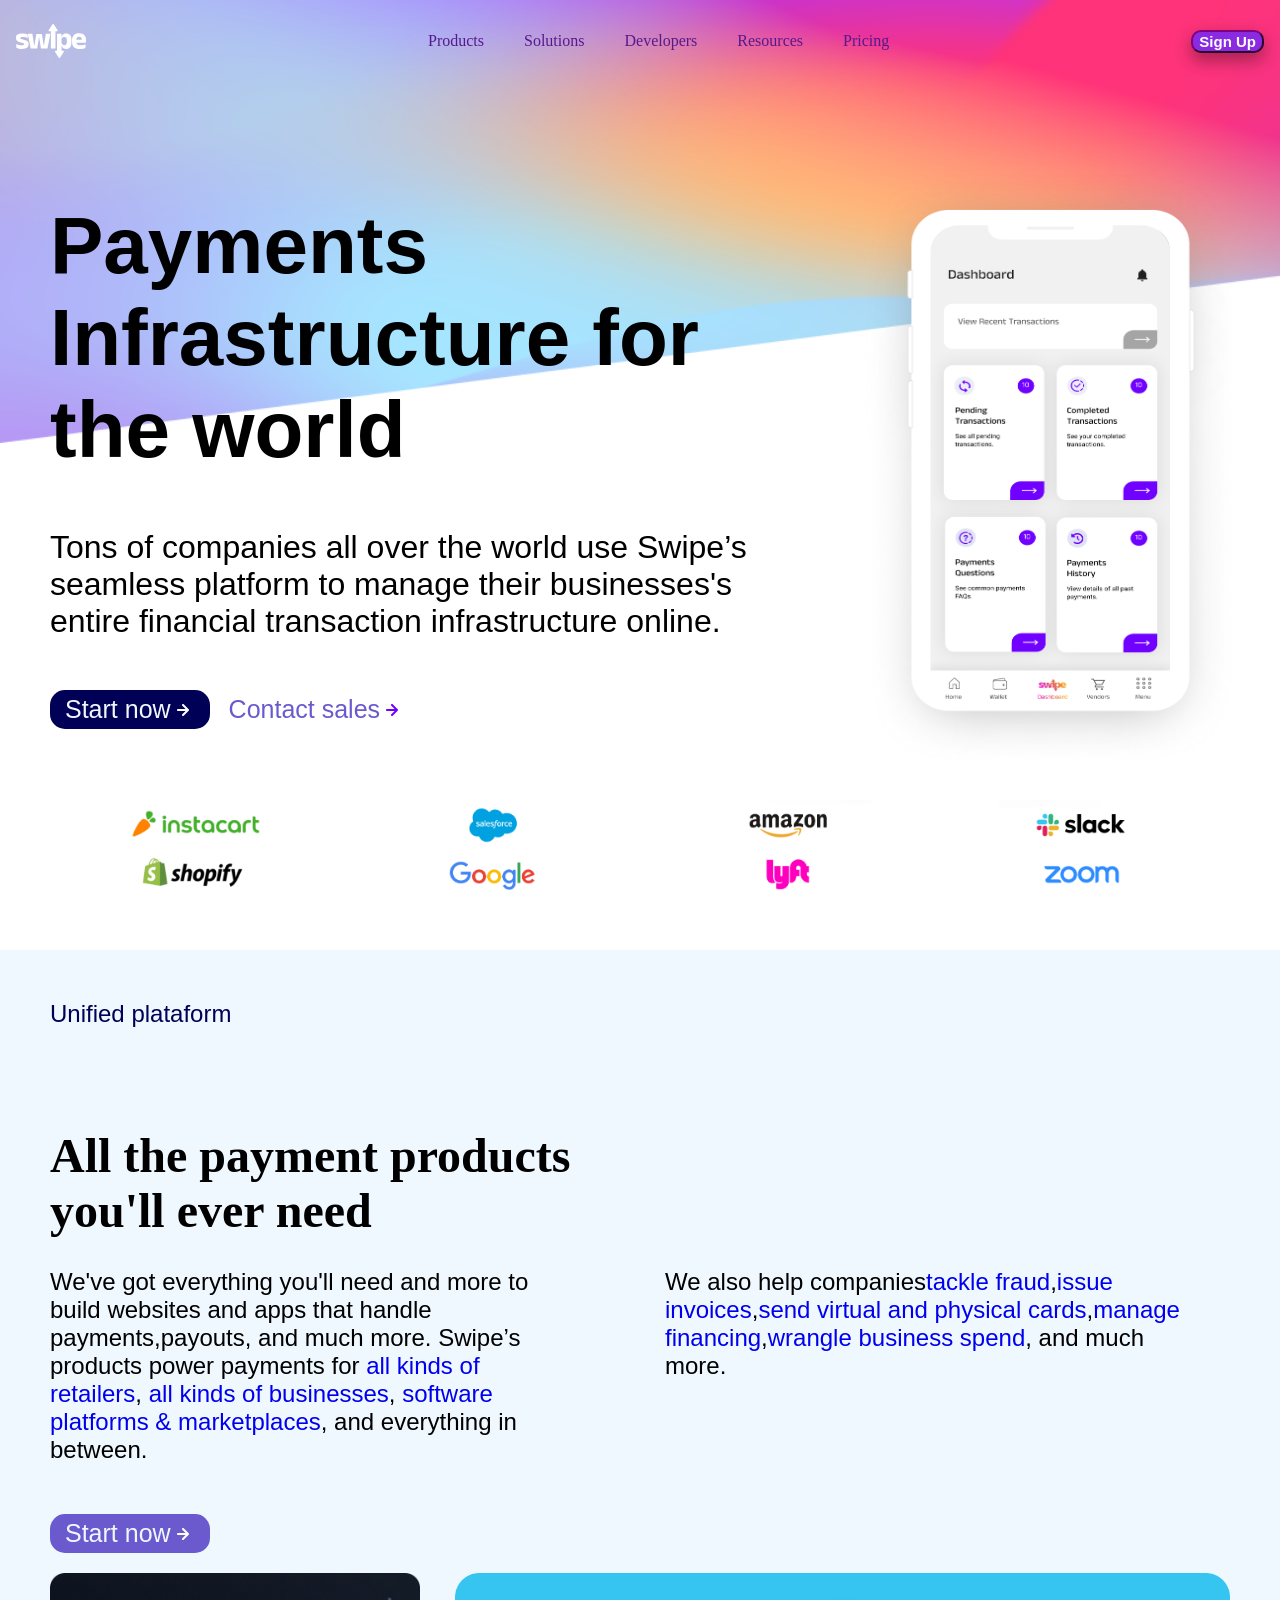
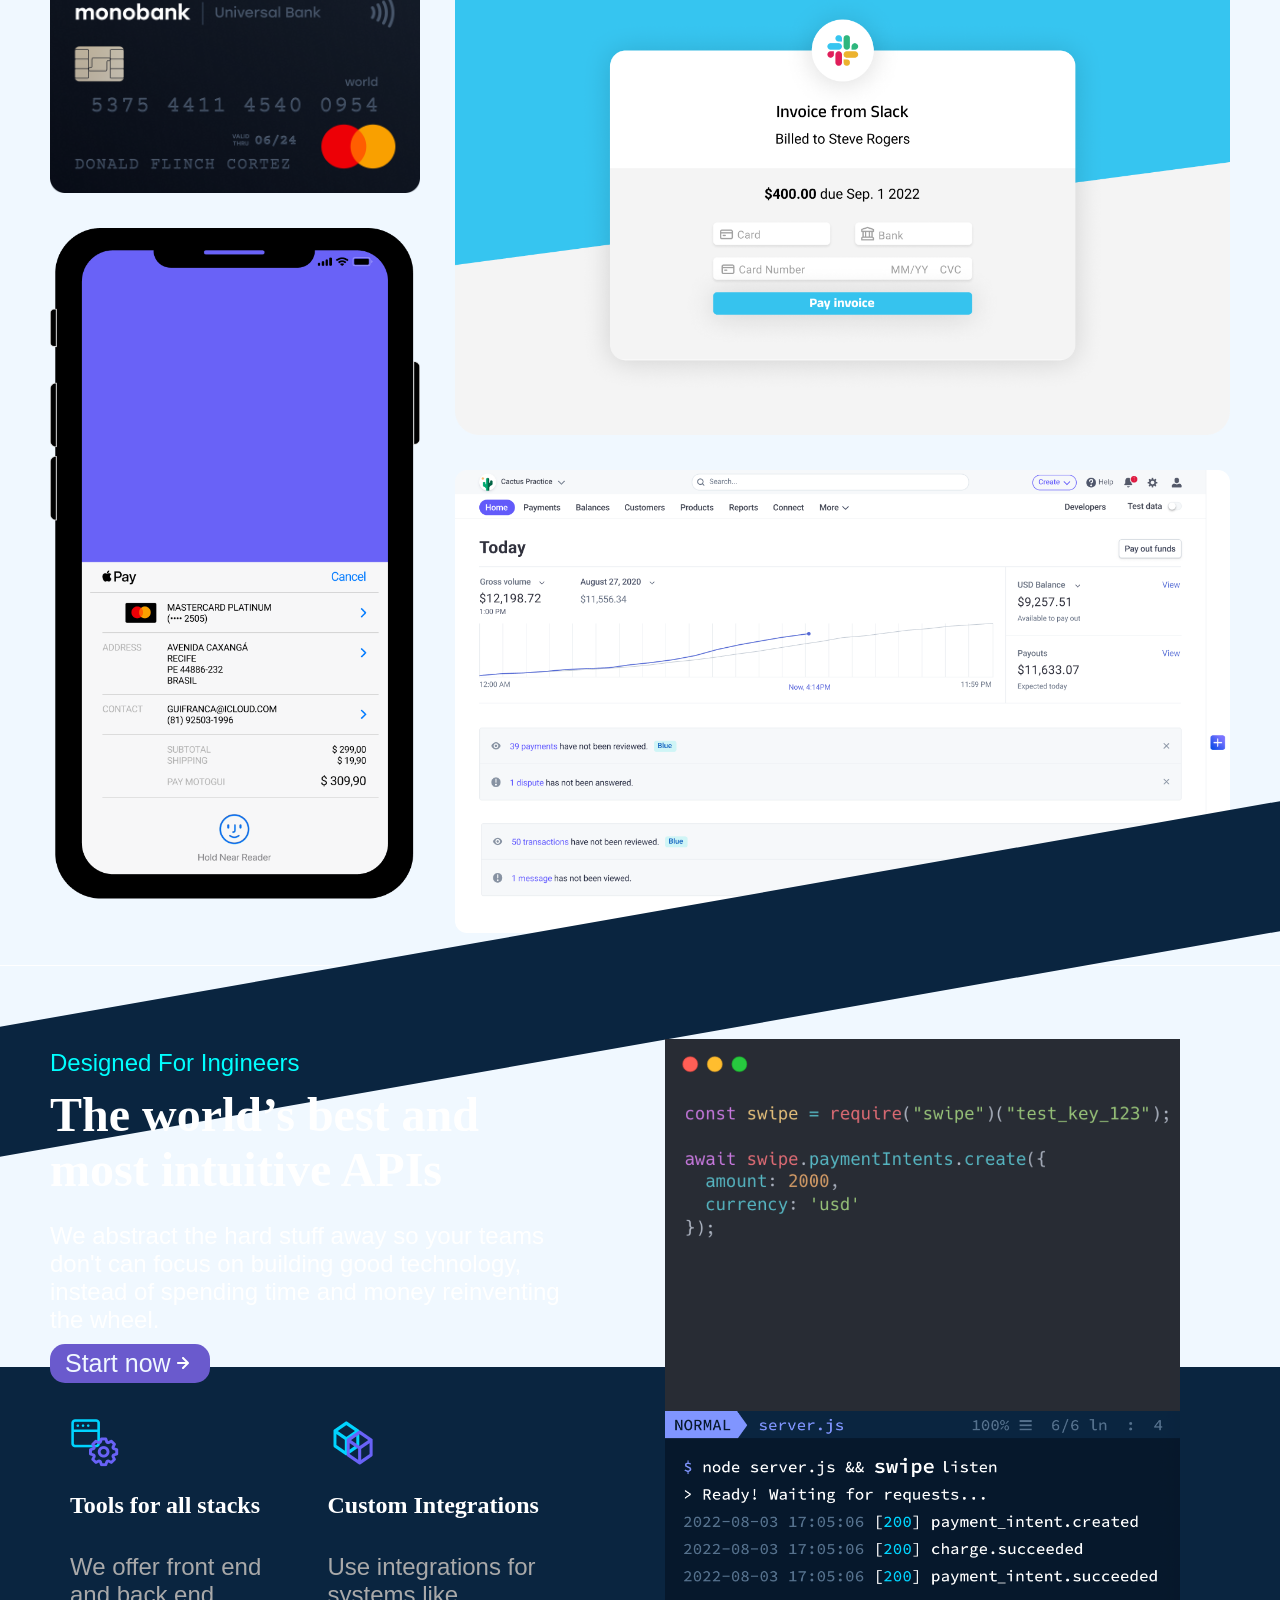
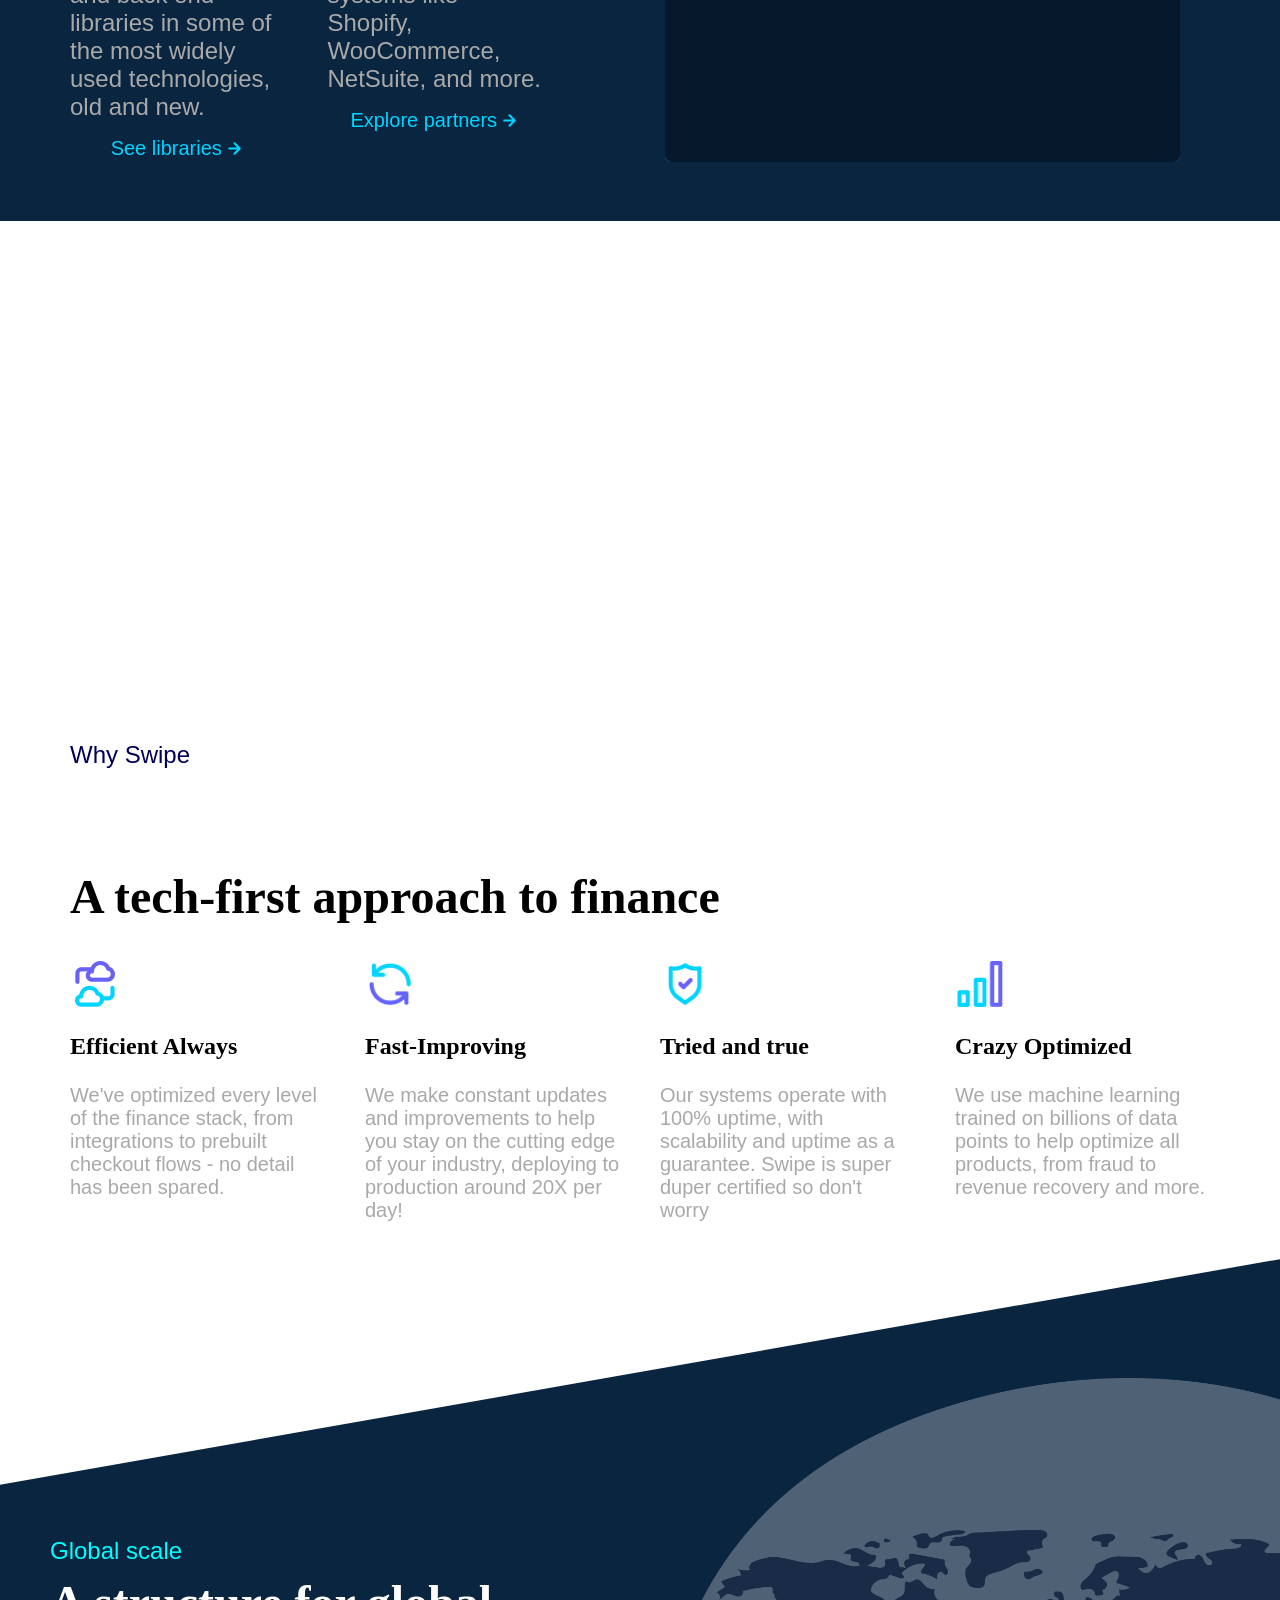
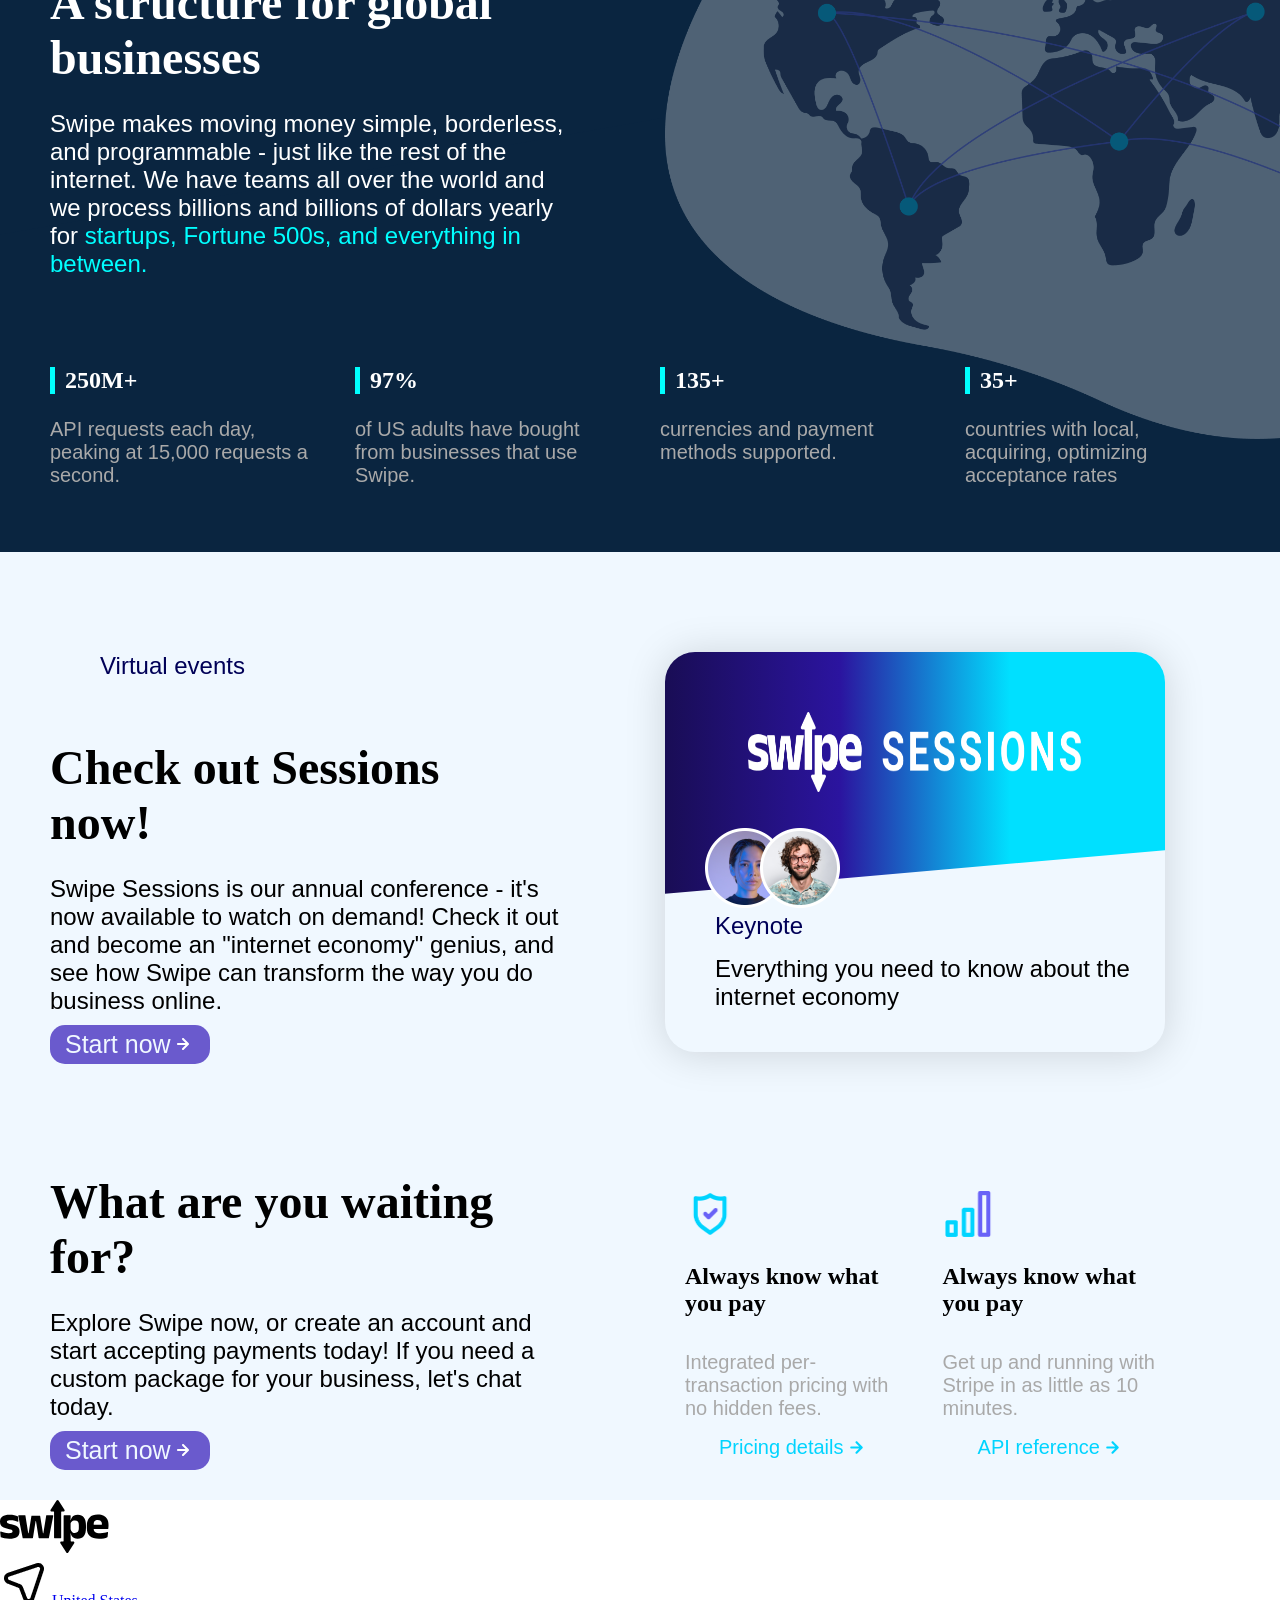
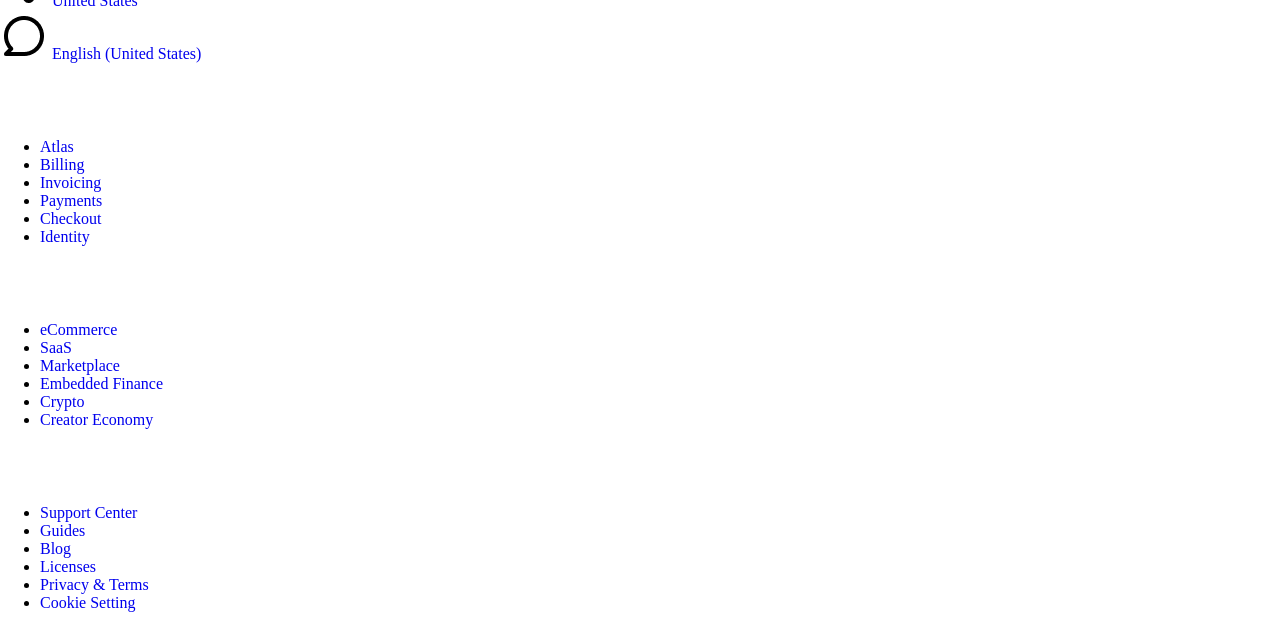
<file: index.html>
<!DOCTYPE html>
<html lang="en">
<head>
    <meta charset="UTF-8">
    <meta name="viewport" content="width=device-width, initial-scale=1.0">
    <title>Document</title>
    <link rel="stylesheet" href="styles.css">
</head>
<body>
    <nav class="barrinit">
        <img src="./assets/logo-white.svg" alt="Swipe,logo">
        <ul class="menu">
            <li>
                <a href=""> Products</a>
            </li>
            <li>
                <a href=""> Solutions</a>
            </li>
            <li>
                <a href=""> Developers</a>
            </li>
            <li>
                <a href=""> Resources</a>
            </li>
            <li>
                <a href=""> Pricing</a>
            </li>
        </ul>
        <button class="button-signup">Sign Up</button>
        <div class="hamburger_button">
            <button class="hamburger">
                &#9776;
            </button>
        </div>
    </nav>

    <main>
        <div class="payments">
            <div class="column-left">
                <h1>Payments Infrastructure for the world</h1>
                <p>Tons of companies all over the world use Swipe’s seamless platform to manage their businesses's entire financial transaction infrastructure online.</p>
                <div class="container-but">
                    <button class="buttonstar"> Start now 
                        <img class="icon-a" src="./assets/arrow-right-light.svg" alt="arrow-white">
                    </button>
                    <button class="buttoncontact"> Contact sales
                        <img class="icon-b" src="./assets/arrow-right-purple.svg" alt="">
                    </button>
                </div>
            </div>
            <div class="column-rigth">
                <img class="phone" src="./assets/hero-phone.png" alt="">
            </div>
           
        </div>
        <div class="partners">
            <img src="./assets/instacart.png" alt="">
            <img src="./assets/salesforce.png" alt="">
            <img src="./assets/amazon.png" alt="">
            <img src="./assets/slack.png" alt="">
            <img src="./assets/shopify.png" alt="">
            <img src="./assets/google.png" alt="">
            <img src="./assets/lyft.png" alt="">
            <img src="./assets/zoom.png" alt="">
        </div>
        <div class="payments_products">
            <div class="text_container">
                <p class="subtitle1">Unified plataform</p>
                <h2> All the payment products you'll ever need</h2>
                <div class="colums">
                    <div class="col-left">
                        <p>
                            We've got everything you'll need and more to build websites and apps that handle payments,payouts, and much more. Swipe’s products power payments for <a href="#"> all kinds of retailers</a>, <a href="#"> all kinds of businesses</a>, <a href="#"> software platforms & marketplaces</a>, and everything in between.
                        </p>
                    </div>
                    <div class="col-rigth">
                        <p>
                            We also help companies<a href="#">tackle fraud</a>,<a href="#">issue invoices</a>,<a href="#">send virtual and physical cards</a>,<a href="#">manage financing</a>,<a href="#">wrangle business spend</a>, and much more.
                        </p>
                    </div>
                </div>
                <div class="buttonnow">
                    <button class="buttonstar"> Start now 
                    <img class="icon-a" src="./assets/arrow-right-light.svg" alt="arrow-white">
                    </button>
                </div>
                
            </div>
            <div class="img_container">
                <div class="grid_img">
                    <img id="credit-card" src="./assets/credit-card.png" alt="">
                    <img id="slack" src="./assets/slack-invoice.png" alt="">
                    <img id="iphone" src="./assets/phone.png" alt="">
                    <img id="dash" src="./assets/dash.png" alt="">
                </div>
            </div>
        </div>
        <div class="apis">
            <div class="colums">
                <div class="col-left">
                    <p class="subtitle2">Designed For Ingineers</p>
                    <h2>The world’s best and most intuitive APIs</h2>
                    <p class="col-tex">We abstract the hard stuff away so your teams don't can focus on building good technology, instead of spending time and money reinventing the wheel.</p>
                    <div class="buttonnow">
                        <button class="buttonstar"> Start now 
                        <img class="icon-a" src="./assets/arrow-right-light.svg" alt="arrow-white">
                        </button>
                    </div>
                    <div class="container_options">
                        <div class="options">
                            <img src="/assets/tools-icon.png" alt="">
                            <h3>Tools for all stacks</h3>
                            <p class="option_text">We offer front end and back end libraries in some of the most widely used technologies, old and new.</p>
                            <button class="option_button">See libraries
                                <img src="assets/arrow-right-blue.svg" alt="">
                            </button>
                        </div>
                        <div class="options">
                            <img src="/assets/cube-icon.png" alt="">
                            <h3>Custom Integrations</h3>
                            <p class="option_text">Use integrations for systems like Shopify, WooCommerce, NetSuite, and more.</p>
                            <button class="option_button">Explore partners
                                <img src="assets/arrow-right-blue.svg" alt="">
                            </button>
                        </div>
                    </div>
                </div>
                <div class="col-rigth">
                    <img src="assets/api-code.png" alt="">
                    <img src="assets/terminal-code.png" alt="">
                </div>
            </div>
        </div>
        <div class="why-swipe">
            <div class="text_container">
                <p class="subtitle1">Why Swipe</p>
                <h2>A tech-first approach to finance</h2>
                <div class="container_options">
                    <div class="options">
                        <img src="assets/cloud-icon.png" alt="">
                        <h3 class="title-text">Efficient Always</h3>
                        <p class="option_text">We've optimized every level of the finance stack, from integrations to prebuilt checkout flows - no detail has been spared.</p>
                    </div>
                    <div class="options">
                        <img src="assets/cycle-icon.png" alt="">
                        <h3 class="title-text">Fast-Improving</h3>
                        <p class="option_text">We make constant updates and improvements to help you stay on the cutting edge of your industry, deploying to production around 20X per day!</p>
                    </div>
                    <div class="options">
                        <img src="assets/shield-icon.png" alt="">
                        <h3 class="title-text">Tried and true</h3>
                        <p class="option_text">Our systems operate with 100% uptime, with scalability and uptime as a guarantee. Swipe is super duper certified so don't worry</p>
                    </div>
                    <div class="options">
                        <img src="assets/bars-icon.png" alt="">
                        <h3 class="title-text">Crazy Optimized</h3>
                        <p class="option_text">We use machine learning trained on billions of data points to help optimize all products, from fraud to revenue recovery and more.</p>
                    </div>
                </div>
            </div>
        </div>
        <div class="global-scale">
            <div class="colums">
                <div class="col-left">
                    <p class="subtitle2">Global scale</p>
                    <h2>A structure for global businesses</h2>
                    <p class="col-tex">Swipe makes moving money simple, borderless, and programmable - just like the rest of the internet. We have teams all over the world and we process billions and billions of dollars yearly for <a class="link-blue" href="3">startups, Fortune 500s, and everything in between.</a></p>
                </div>
                <div class="col-rigth">
                    <img id="global-cnx" src="assets/global-graphic.png" alt="">
                </div>
            </div>
            <div class="container_options">
                <div class="options">
                    <h3>250M+</h3>
                    <p class="option_text">API requests each day, peaking at 15,000 requests a second.</p>
                </div>
                <div class="options">
                    <h3>97%</h3>
                    <p class="option_text">of US adults have bought from businesses that use Swipe.</p>
                </div>
                <div class="options">
                    <h3>135+</h3>
                    <p class="option_text">currencies and payment methods supported.</p>
                </div>
                <div class="options">
                    <h3>35+</h3>
                    <p class="option_text">countries with local, acquiring, optimizing acceptance rates</p>
                </div>
            </div>
        </div>
        <div class="virtual-events">
            <div class="colums">
                <div class="col-left">
                    <p class="subtitle1">Virtual events</p>
                    <h2>Check out Sessions now!</h2>
                    <p>Swipe Sessions is our annual conference - it's now available to watch on demand! Check it out and become an "internet economy" genius, and see how Swipe can transform the way you do business online.</p>
                    <div class="buttonnow">
                        <button class="buttonstar"> Start now 
                        <img class="icon-a" src="./assets/arrow-right-light.svg" alt="arrow-white">
                        </button>
                    </div>
                </div>
                <div class="col-rigth">
                    <div class="card-inf">
                        <div class="card-top">
                            <img id="sesion-swipe" src="assets/swipe-sessions.png" alt="">
                            <div class="users-card">
                                <img src="assets/avatar1.png" alt="">
                                <img src="assets/avatar2.png" alt="">
                            </div>
                        </div>
                        <div class="card-bottom">
                            <p class="subtitle1">Keynote</p>
                            <p class="option_text">Everything you need to know about the internet economy</p>
                        </div>
                    </div>

                </div>
            </div>
            <div class="virtual-init">
                <div class="colums">
                    <div class="col-left">
                        <h2>What are you waiting for?</h2>
                        <p>Explore Swipe now, or create an account and start accepting payments today! If you need a custom package for your business, let's chat today.</p>
                        <div class="buttonnow">
                            <button class="buttonstar"> Start now 
                            <img class="icon-a" src="./assets/arrow-right-light.svg" alt="arrow-white">
                            </button>
                        </div>
                    </div>
                    <div class="col-rigth">
                        <div class="options">
                            <img src="assets/shield-icon.png" alt="">
                            <h3 class="title-text">Always know what you pay</h3>
                            <p class="option_text">Integrated per-transaction pricing with no hidden fees.</p>
                            <button class="option_button">Pricing details
                                <img src="assets/arrow-right-blue.svg" alt="">
                            </button>
                        </div>
                        <div class="options">
                            <img src="assets/bars-icon.png" alt="">
                            <h3 class="title-text">Always know what you pay</h3>
                            <p class="option_text">Get up and running with Stripe in as little as 10 minutes.</p>
                            <button class="option_button">API reference
                                <img src="assets/arrow-right-blue.svg" alt="">
                            </button>
                        </div>
                    </div>
                </div>
            </div>
        </div>
        <footer class="footer">
            <div class="foot-column">
                <img src="assets/logo-dark.svg" alt="">
                <div class="icon-footer">
                    <img src="assets/location-icon.png" alt="">
                    <a href="#">United States</a>
                </div>
                <div class="icon-footer">
                    <img src="assets/comment-icon.png" alt="">
                    <a href="#">English (United States)</a>
                </div>
            </div>
            <div class="foot-column">
                <h3>Products</h3>
                <ul>
                    <li>
                        <a href="#">Atlas</a>
                    </li>
                    <li>
                        <a href="#">Billing</a>
                    </li>
                    <li>
                        <a href="#">Invoicing</a>
                    </li>
                    <li>
                        <a href="#">Payments</a>
                    </li>
                    <li>
                        <a href="#">Checkout</a>
                    </li>
                    <li>
                        <a href="#">Identity</a>
                    </li>
                </ul>
            </div>
            <div class="foot-column">
                <h3>Use Cases</h3>
                <ul>
                    <li>
                        <a href="#">eCommerce</a>
                    </li>
                    <li>
                        <a href="#">SaaS</a>
                    </li>
                    <li>
                        <a href="#">Marketplace</a>
                    </li>
                    <li>
                        <a href="#">Embedded Finance</a>
                    </li>
                    <li>
                        <a href="#">Crypto</a>
                    </li>
                    <li>
                        <a href="#">Creator Economy</a>
                    </li>
                </ul>
            </div>
            
            <div class="foot-column">
                <h3>Resources</h3>
                <ul>
                    <li>
                        <a href="#">Support Center</a>
                    </li>
                    <li>
                        <a href="#">Guides</a>
                    </li>
                    <li>
                        <a href="#">Blog</a>
                    </li>
                    <li>
                        <a href="#">Licenses</a>
                    </li>
                    <li>
                        <a href="#">Privacy & Terms</a>
                    </li>
                    <li>
                        <a href="#">Cookie Setting</a>
                    </li>
                </ul>
            </div> 

        </footer>
    </main>
    </body>
</html>
</file>
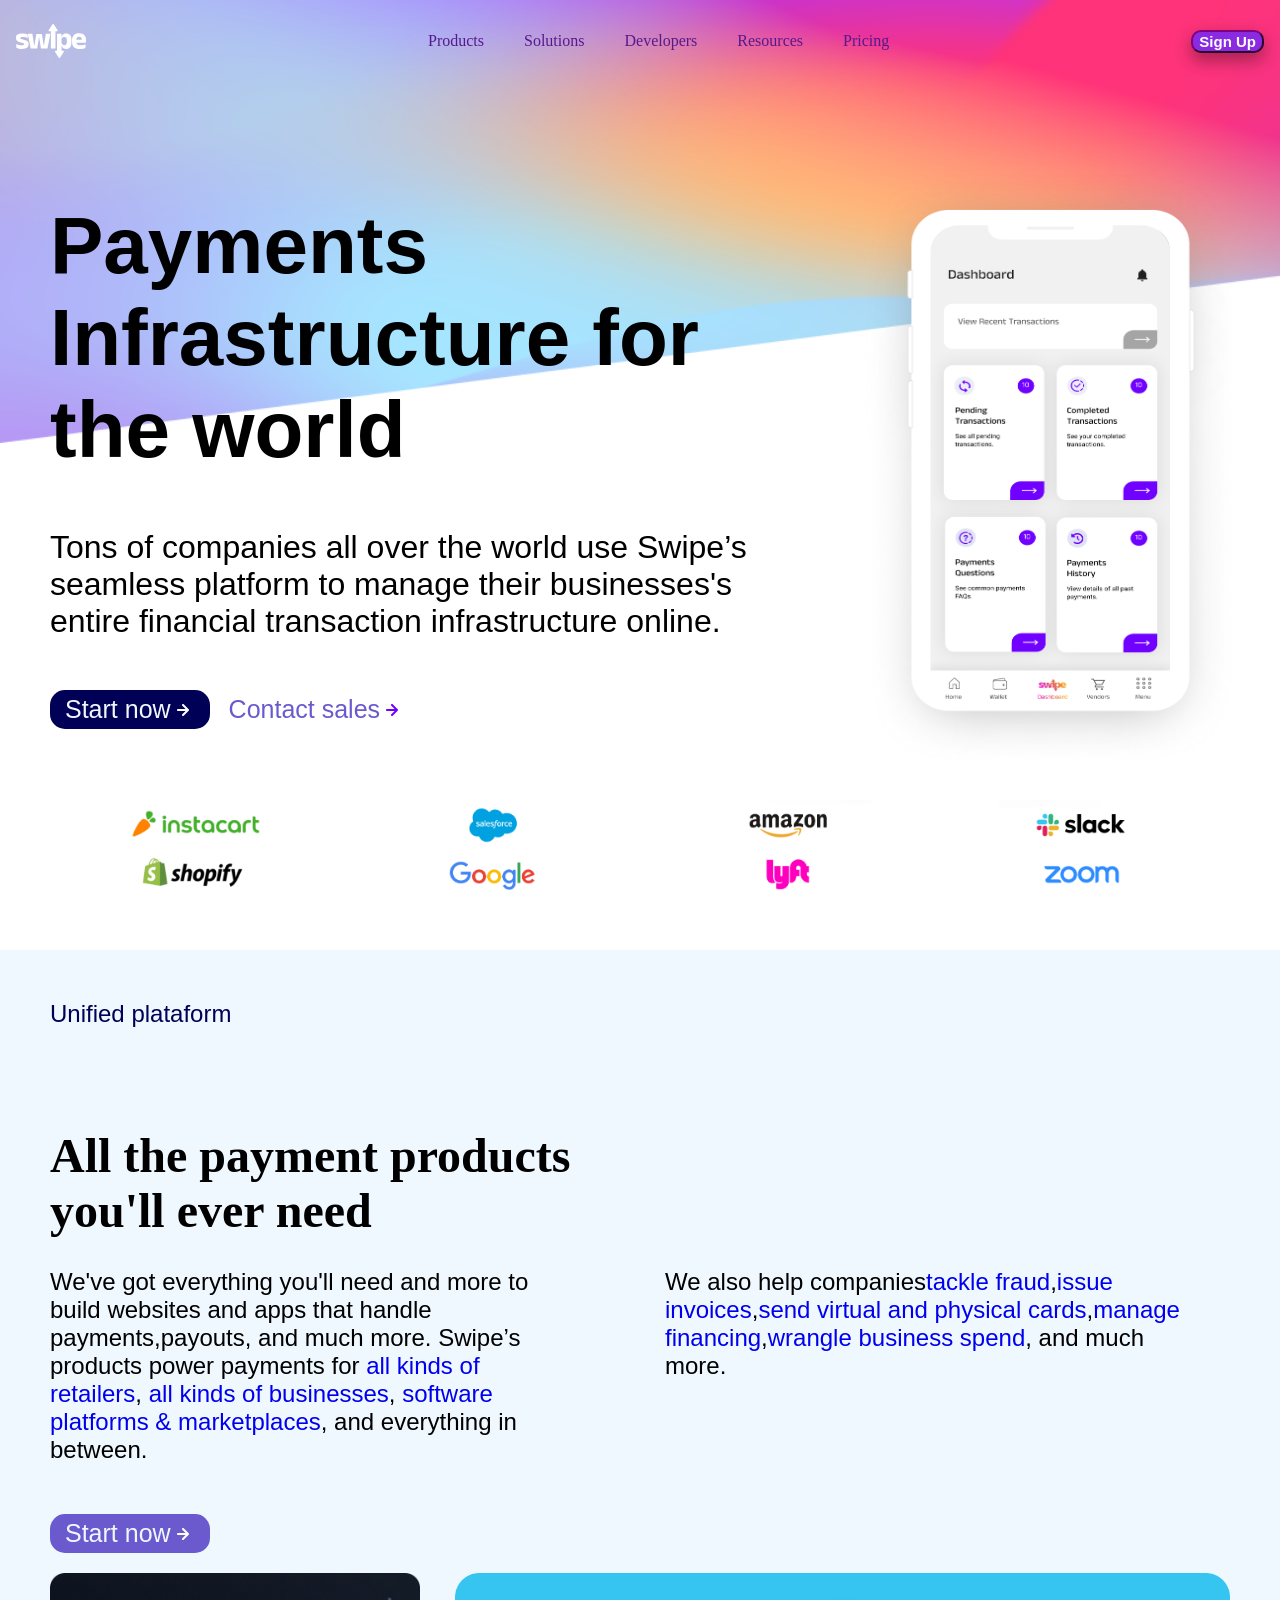
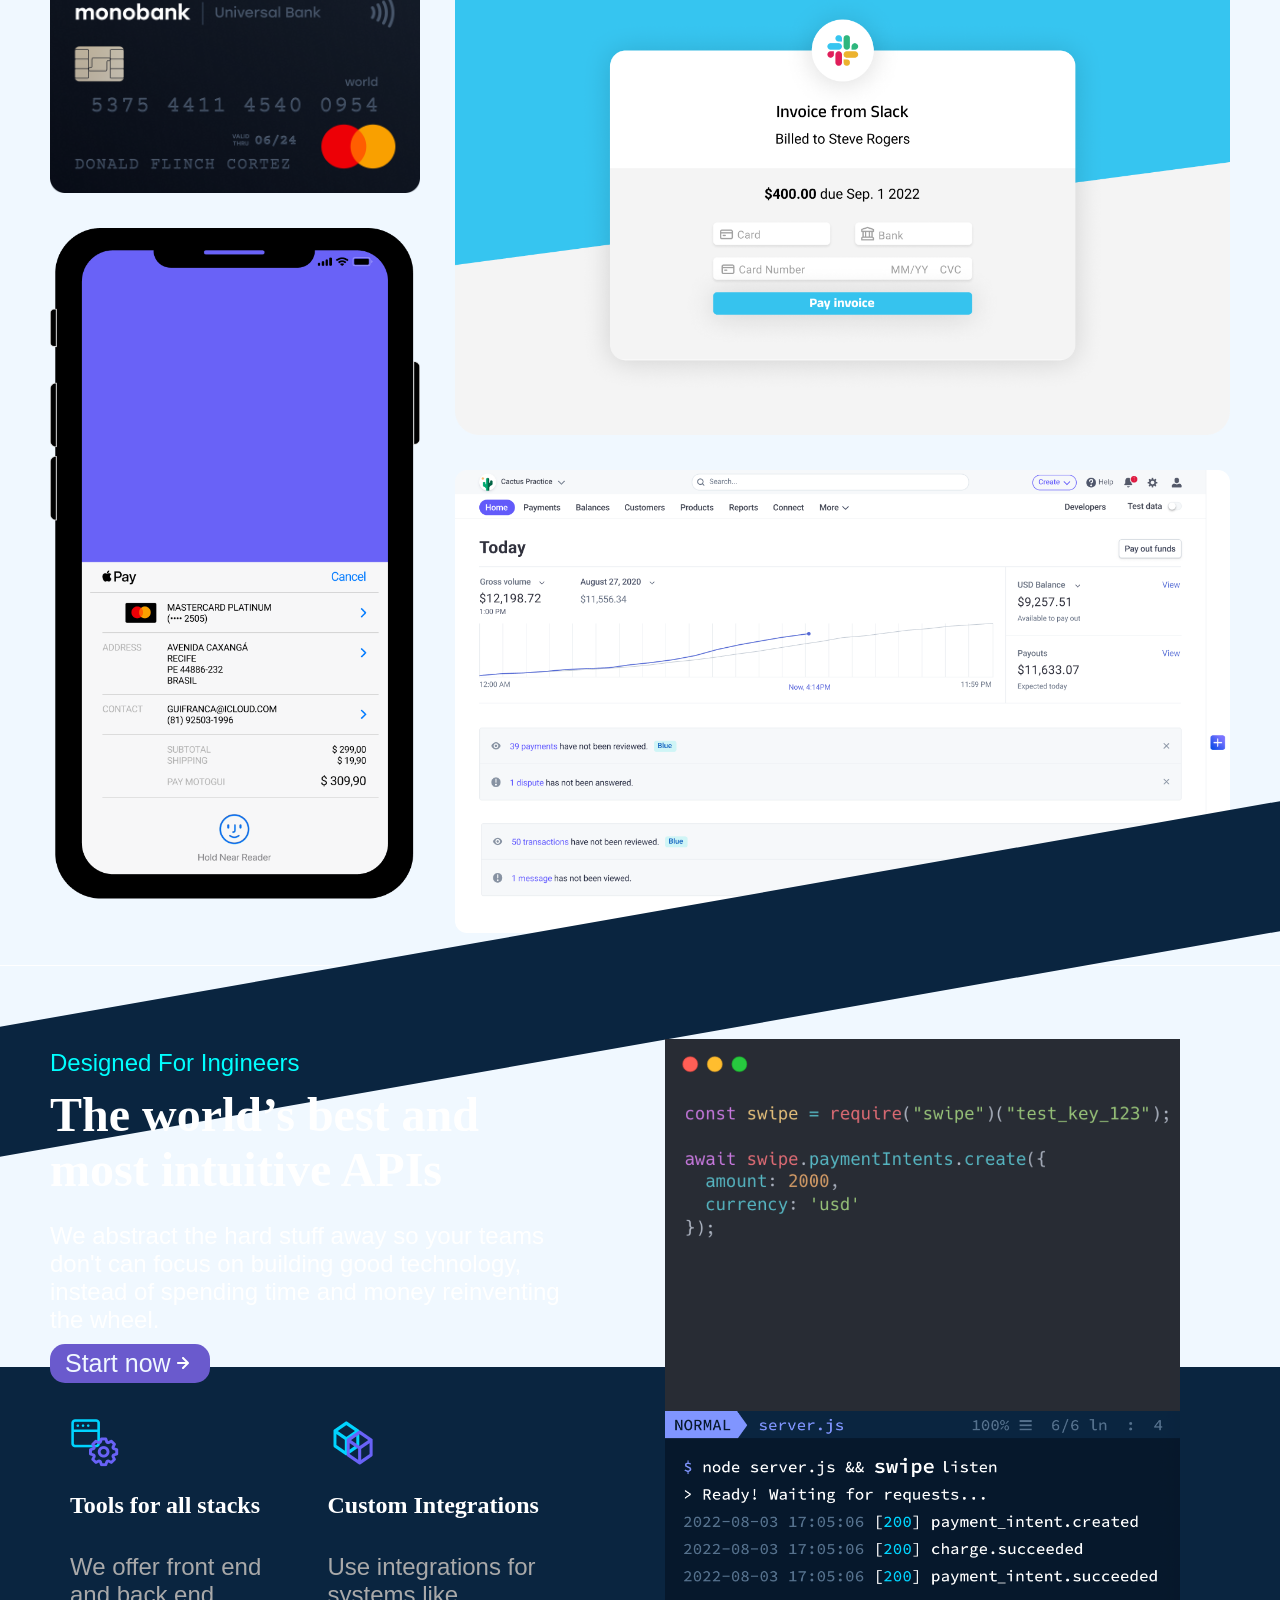
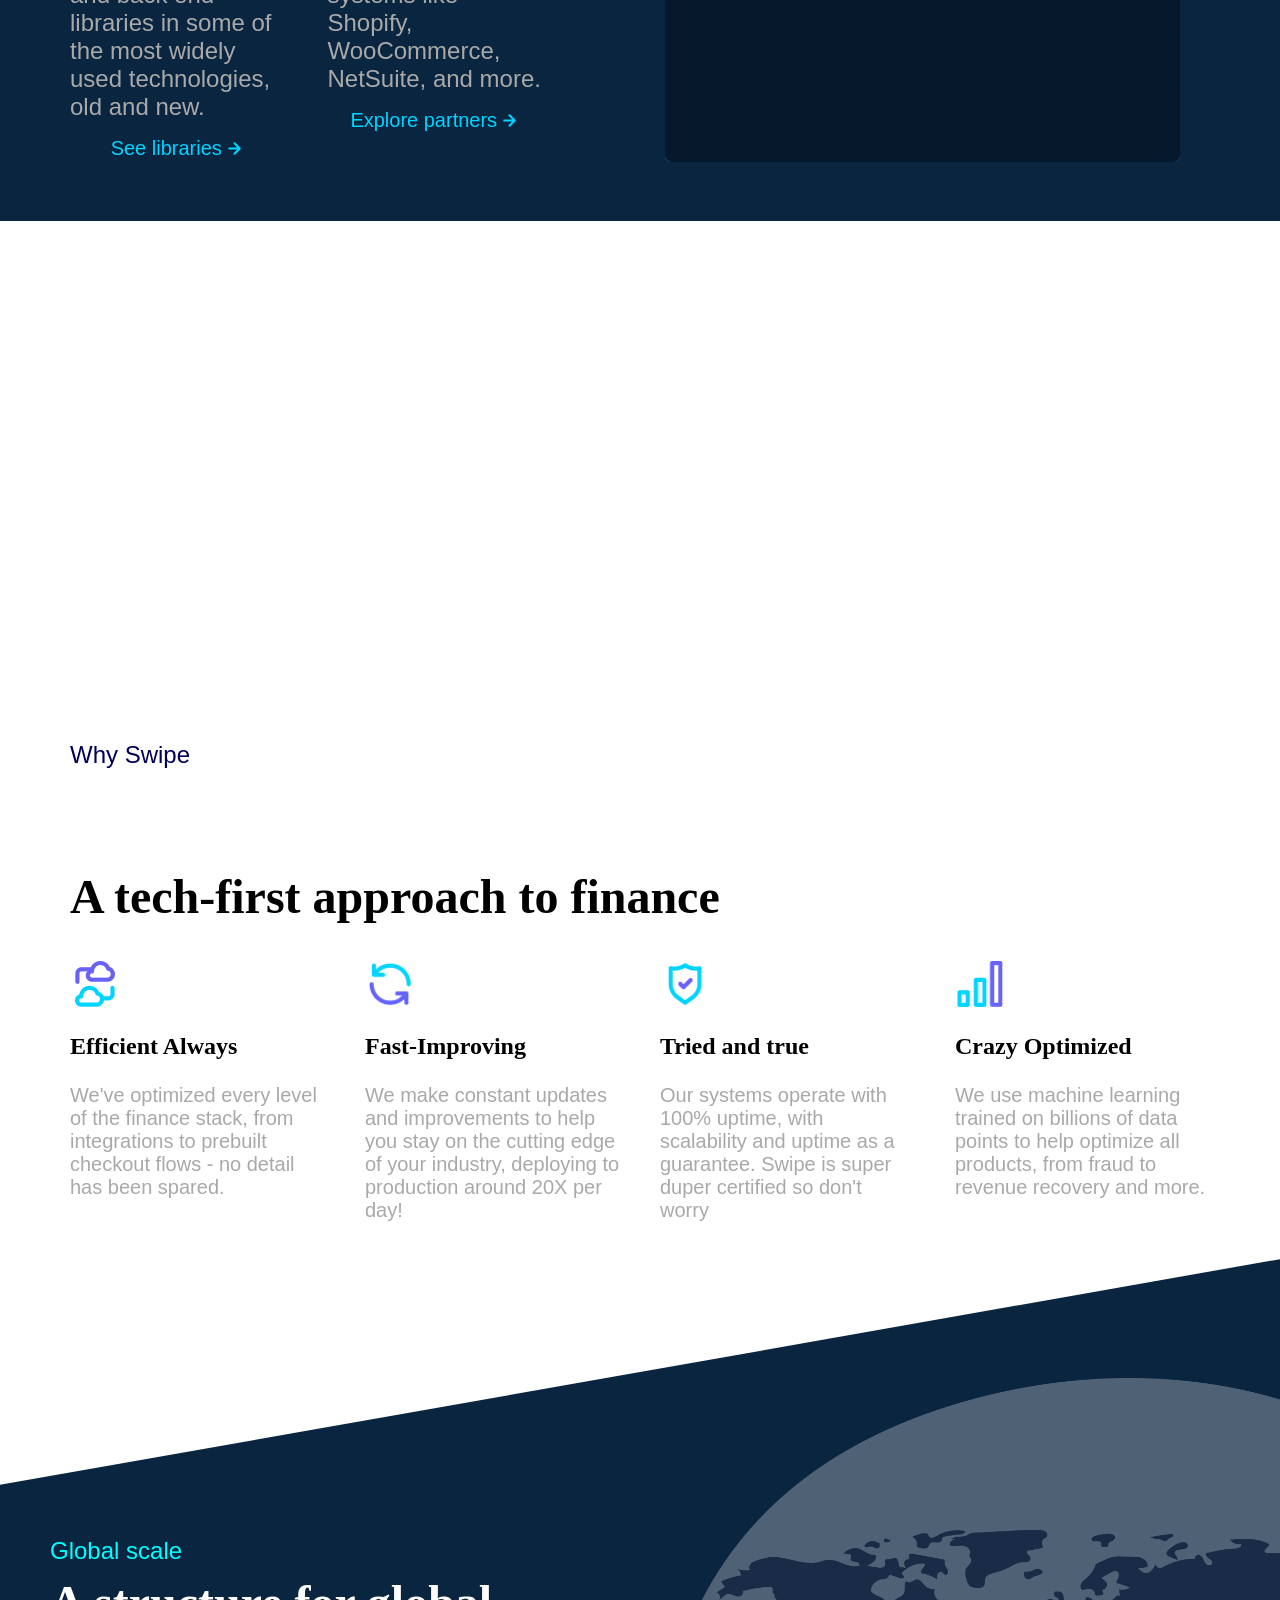
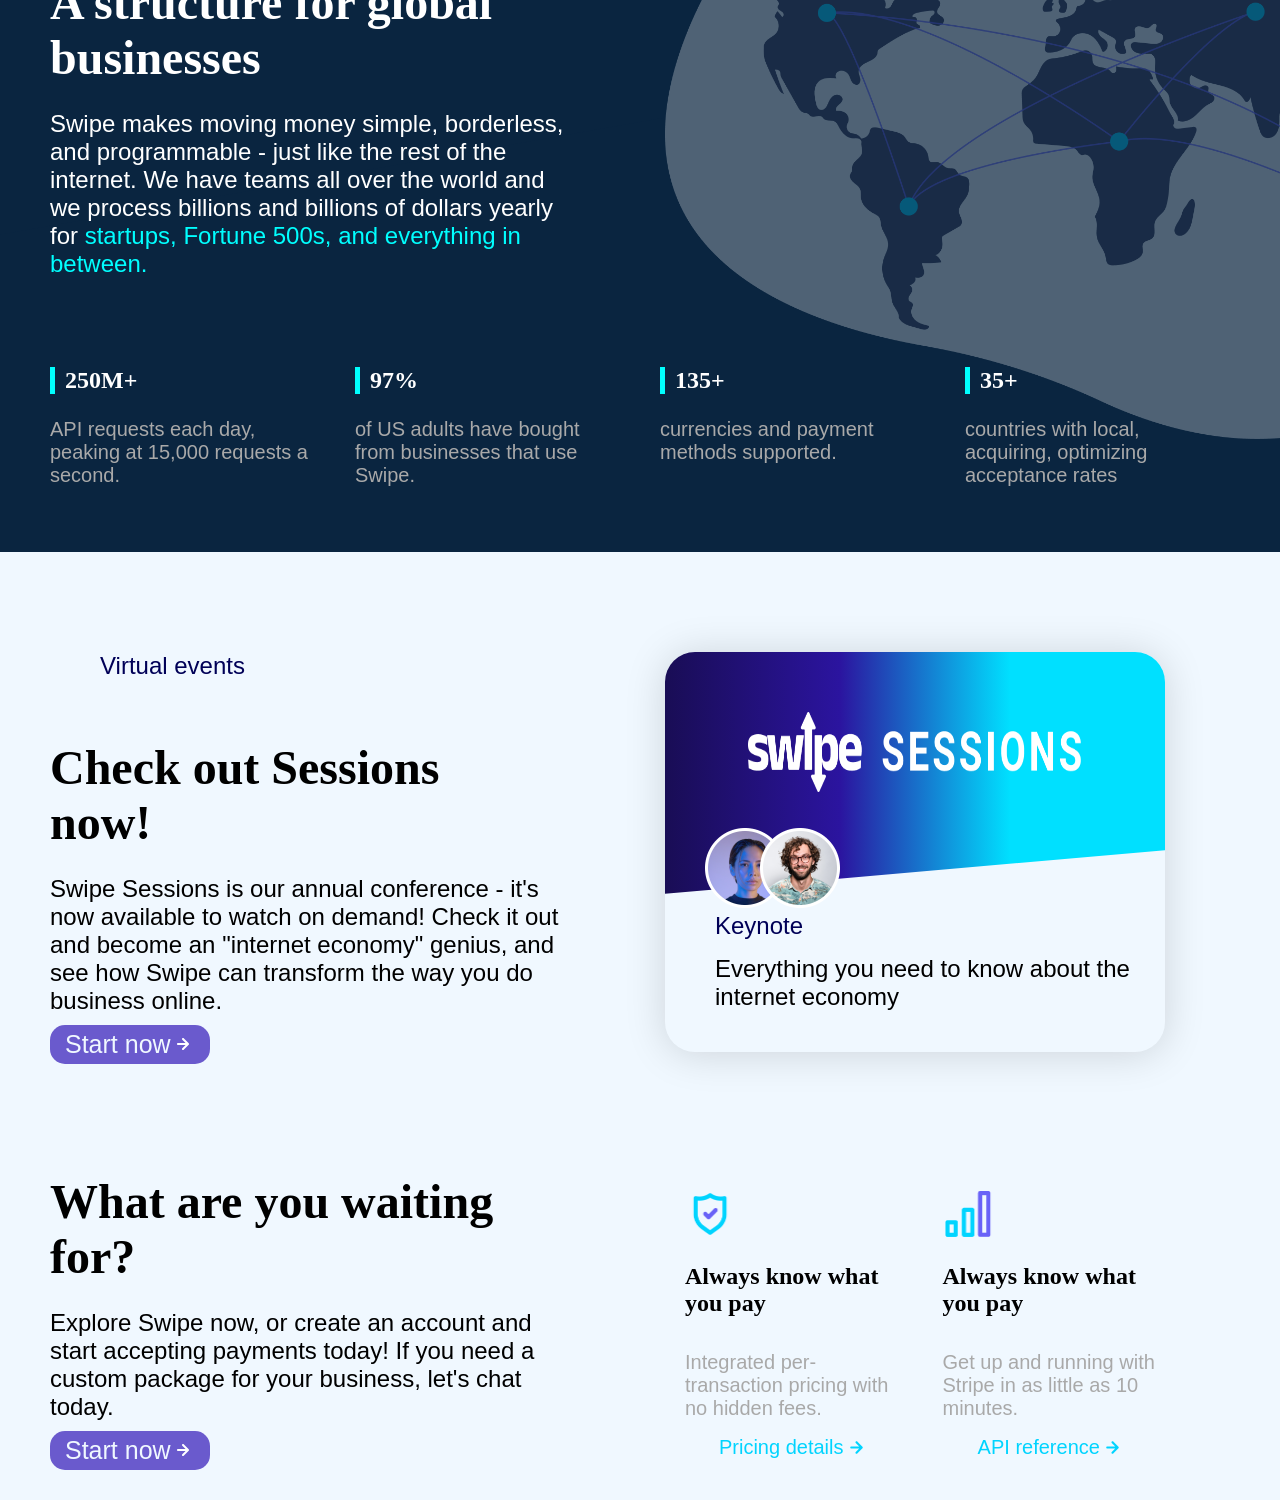
<file: Spring_2.html>
<!DOCTYPE html>
<html lang="en">
<head>
    <meta charset="UTF-8">
    <meta name="viewport" content="width=device-width, initial-scale=1.0">
    <title>Document</title>
    <link rel="stylesheet" href="styles.css">
</head>
<body>
    <nav class="barrinit">
        <img src="./assets/logo-white.svg" alt="Swipe,logo">
        <ul class="menu">
            <li>
                <a href=""> Products</a>
            </li>
            <li>
                <a href=""> Solutions</a>
            </li>
            <li>
                <a href=""> Developers</a>
            </li>
            <li>
                <a href=""> Resources</a>
            </li>
            <li>
                <a href=""> Pricing</a>
            </li>
        </ul>
        <button class="button-signup">Sign Up</button>
        <div class="hamburger_button">
            <button class="hamburger">
                &#9776;
            </button>
        </div>
    </nav>

    <main>
        <div class="payments">
            <div class="column-left">
                <h1>Payments Infrastructure for the world</h1>
                <p>Tons of companies all over the world use Swipe’s seamless platform to manage their businesses's entire financial transaction infrastructure online.</p>
                <div class="container-but">
                    <button class="buttonstar"> Start now 
                        <img class="icon-a" src="./assets/arrow-right-light.svg" alt="arrow-white">
                    </button>
                    <button class="buttoncontact"> Contact sales
                        <img class="icon-b" src="./assets/arrow-right-purple.svg" alt="">
                    </button>
                </div>
            </div>
            <div class="column-rigth">
                <img class="phone" src="./assets/hero-phone.png" alt="">
            </div>
           
        </div>
        <div class="partners">
            <img src="./assets/instacart.png" alt="">
            <img src="./assets/salesforce.png" alt="">
            <img src="./assets/amazon.png" alt="">
            <img src="./assets/slack.png" alt="">
            <img src="./assets/shopify.png" alt="">
            <img src="./assets/google.png" alt="">
            <img src="./assets/lyft.png" alt="">
            <img src="./assets/zoom.png" alt="">
        </div>
        <div class="payments_products">
            <div class="text_container">
                <p class="subtitle1">Unified plataform</p>
                <h2> All the payment products you'll ever need</h2>
                <div class="colums">
                    <div class="col-left">
                        <p>
                            We've got everything you'll need and more to build websites and apps that handle payments,payouts, and much more. Swipe’s products power payments for <a href="#"> all kinds of retailers</a>, <a href="#"> all kinds of businesses</a>, <a href="#"> software platforms & marketplaces</a>, and everything in between.
                        </p>
                    </div>
                    <div class="col-rigth">
                        <p>
                            We also help companies<a href="#">tackle fraud</a>,<a href="#">issue invoices</a>,<a href="#">send virtual and physical cards</a>,<a href="#">manage financing</a>,<a href="#">wrangle business spend</a>, and much more.
                        </p>
                    </div>
                </div>
                <div class="buttonnow">
                    <button class="buttonstar"> Start now 
                    <img class="icon-a" src="./assets/arrow-right-light.svg" alt="arrow-white">
                    </button>
                </div>
                
            </div>
            <div class="img_container">
                <div class="grid_img">
                    <img id="credit-card" src="./assets/credit-card.png" alt="">
                    <img id="slack" src="./assets/slack-invoice.png" alt="">
                    <img id="iphone" src="./assets/phone.png" alt="">
                    <img id="dash" src="./assets/dash.png" alt="">
                </div>
            </div>
        </div>
        <div class="apis">
            <div class="colums">
                <div class="col-left">
                    <p class="subtitle2">Designed For Ingineers</p>
                    <h2>The world’s best and most intuitive APIs</h2>
                    <p class="col-tex">We abstract the hard stuff away so your teams don't can focus on building good technology, instead of spending time and money reinventing the wheel.</p>
                    <div class="buttonnow">
                        <button class="buttonstar"> Start now 
                        <img class="icon-a" src="./assets/arrow-right-light.svg" alt="arrow-white">
                        </button>
                    </div>
                    <div class="container_options">
                        <div class="options">
                            <img src="/assets/tools-icon.png" alt="">
                            <h3>Tools for all stacks</h3>
                            <p class="option_text">We offer front end and back end libraries in some of the most widely used technologies, old and new.</p>
                            <button class="option_button">See libraries
                                <img src="assets/arrow-right-blue.svg" alt="">
                            </button>
                        </div>
                        <div class="options">
                            <img src="/assets/cube-icon.png" alt="">
                            <h3>Custom Integrations</h3>
                            <p class="option_text">Use integrations for systems like Shopify, WooCommerce, NetSuite, and more.</p>
                            <button class="option_button">Explore partners
                                <img src="assets/arrow-right-blue.svg" alt="">
                            </button>
                        </div>
                    </div>
                </div>
                <div class="col-rigth">
                    <img src="assets/api-code.png" alt="">
                    <img src="assets/terminal-code.png" alt="">
                </div>
            </div>
        </div>
        <div class="why-swipe">
            <div class="text_container">
                <p class="subtitle1">Why Swipe</p>
                <h2>A tech-first approach to finance</h2>
                <div class="container_options">
                    <div class="options">
                        <img src="assets/cloud-icon.png" alt="">
                        <h3 class="title-text">Efficient Always</h3>
                        <p class="option_text">We've optimized every level of the finance stack, from integrations to prebuilt checkout flows - no detail has been spared.</p>
                    </div>
                    <div class="options">
                        <img src="assets/cycle-icon.png" alt="">
                        <h3 class="title-text">Fast-Improving</h3>
                        <p class="option_text">We make constant updates and improvements to help you stay on the cutting edge of your industry, deploying to production around 20X per day!</p>
                    </div>
                    <div class="options">
                        <img src="assets/shield-icon.png" alt="">
                        <h3 class="title-text">Tried and true</h3>
                        <p class="option_text">Our systems operate with 100% uptime, with scalability and uptime as a guarantee. Swipe is super duper certified so don't worry</p>
                    </div>
                    <div class="options">
                        <img src="assets/bars-icon.png" alt="">
                        <h3 class="title-text">Crazy Optimized</h3>
                        <p class="option_text">We use machine learning trained on billions of data points to help optimize all products, from fraud to revenue recovery and more.</p>
                    </div>
                </div>
            </div>
        </div>
        <div class="global-scale">
            <div class="colums">
                <div class="col-left">
                    <p class="subtitle2">Global scale</p>
                    <h2>A structure for global businesses</h2>
                    <p class="col-tex">Swipe makes moving money simple, borderless, and programmable - just like the rest of the internet. We have teams all over the world and we process billions and billions of dollars yearly for <a class="link-blue" href="3">startups, Fortune 500s, and everything in between.</a></p>
                </div>
                <div class="col-rigth">
                    <img id="global-cnx" src="assets/global-graphic.png" alt="">
                </div>
            </div>
            <div class="container_options">
                <div class="options">
                    <h3>250M+</h3>
                    <p class="option_text">API requests each day, peaking at 15,000 requests a second.</p>
                </div>
                <div class="options">
                    <h3>97%</h3>
                    <p class="option_text">of US adults have bought from businesses that use Swipe.</p>
                </div>
                <div class="options">
                    <h3>135+</h3>
                    <p class="option_text">currencies and payment methods supported.</p>
                </div>
                <div class="options">
                    <h3>35+</h3>
                    <p class="option_text">countries with local, acquiring, optimizing acceptance rates</p>
                </div>
            </div>
        </div>
        <div class="virtual-events">
            <div class="colums">
                <div class="col-left">
                    <p class="subtitle1">Virtual events</p>
                    <h2>Check out Sessions now!</h2>
                    <p>Swipe Sessions is our annual conference - it's now available to watch on demand! Check it out and become an "internet economy" genius, and see how Swipe can transform the way you do business online.</p>
                    <div class="buttonnow">
                        <button class="buttonstar"> Start now 
                        <img class="icon-a" src="./assets/arrow-right-light.svg" alt="arrow-white">
                        </button>
                    </div>
                </div>
                <div class="col-rigth">
                    <div class="card-inf">
                        <div class="card-top">
                            <img id="sesion-swipe" src="assets/swipe-sessions.png" alt="">
                            <div class="users-card">
                                <img src="assets/avatar1.png" alt="">
                                <img src="assets/avatar2.png" alt="">
                            </div>
                        </div>
                        <div class="card-bottom">
                            <p class="subtitle1">Keynote</p>
                            <p class="option_text">Everything you need to know about the internet economy</p>
                        </div>
                    </div>

                </div>
            </div>
            <div class="virtual-init">
                <div class="colums">
                    <div class="col-left">
                        <h2>What are you waiting for?</h2>
                        <p>Explore Swipe now, or create an account and start accepting payments today! If you need a custom package for your business, let's chat today.</p>
                        <div class="buttonnow">
                            <button class="buttonstar"> Start now 
                            <img class="icon-a" src="./assets/arrow-right-light.svg" alt="arrow-white">
                            </button>
                        </div>
                    </div>
                    <div class="col-rigth">
                        <div class="options">
                            <img src="assets/shield-icon.png" alt="">
                            <h3 class="title-text">Always know what you pay</h3>
                            <p class="option_text">Integrated per-transaction pricing with no hidden fees.</p>
                            <button class="option_button">Pricing details
                                <img src="assets/arrow-right-blue.svg" alt="">
                            </button>
                        </div>
                        <div class="options">
                            <img src="assets/bars-icon.png" alt="">
                            <h3 class="title-text">Always know what you pay</h3>
                            <p class="option_text">Get up and running with Stripe in as little as 10 minutes.</p>
                            <button class="option_button">API reference
                                <img src="assets/arrow-right-blue.svg" alt="">
                            </button>
                        </div>
                    </div>
                </div>
            </div>
        </div>
    </main>
    </body>
</html>
</file>
<file: styles.css>
/* seccion 1 */
body{
    background-image: url(./assets/Rectangle\ 1.png);
    background-repeat: no-repeat;
    margin: 0;
    background-size: 100%;
}



.barrinit{
    display: flex;
    justify-content: space-between;
    align-items: center;
    padding: 16px;
    margin: 0 0 64px 0;
    width: 100%;
    box-sizing: border-box;
}

.menu{
    display: flex;
    list-style: none;
    justify-content: center;
    align-items: center;
}
.menu a{
    margin: 10px 20px 10px 20px;
    text-decoration: none;
}

.menu a:hover{
    text-decoration: underline;
}
.button-signup{
    font-size: 15px;
    box-shadow: 0 8px 16px 0 rgba(0,0,0,0.2), 0 6px 20px 0 rgba(0,0,0,0.19);
    border-radius: 10px;
    color: white;
    font-weight: bold;
    border-color: purple;
    background-color: blueviolet;
}

.button-signup:hover{
    background-color: rebeccapurple ;
    cursor: pointer;
}

.payments{
    display: flex;
    justify-content: center;
}

.column-left{
    box-sizing: border-box;
    display: flex;
    flex-direction: column;
    justify-items: center;
    margin: 0 50px 0 50px;
    width: 65%;

}

.phone{
    width: 400px;
    height: 600px;
    margin: 20px;
    padding-right: 20px;
    box-sizing: border-box;

}

h1{
    font-size: 500%;
    font-family:'Gill Sans', 'Gill Sans MT', Calibri, 'Trebuchet MS', sans-serif;
}

p{
    font-size: 200%;
    margin: 0 0 50px 0;
    color: black;
    font-family: 'Trebuchet MS', 'Lucida Sans Unicode', 'Lucida Grande', 'Lucida Sans', Arial, sans-serif;
}

.buttonstar{
    border-radius: 15px;
    font-size: 25px ;
    background-color: #000057;
    padding: 5px 15px;
    border: none;
    color: aliceblue;
    display: inline-flex;
    align-items: center;
    justify-content: center;
    font-family: Impact, Haettenschweiler, 'Arial Narrow Bold', sans-serif;
    
}

.buttonstar:hover{
    background-color: blue;
    cursor: pointer;
}


.buttoncontact{
    border-radius: 15px;
    font-size: 25px ;
    background-color: transparent;
    padding: 5px 15px;
    border: none;
    color: slateblue;
    display: inline-flex;
    align-items: center;
    justify-content: center;
    font-family: Impact, Haettenschweiler, 'Arial Narrow Bold', sans-serif;
}

.buttoncontact:hover{
    background-color: beige ;
    cursor: pointer;
}


.partners img{
    height: 50px;
    place-self: center;

}
.partners{
    display: grid;
    grid-template-columns: 1fr 1fr 1fr 1fr;
    grid-row: 1fr 1fr;
    margin: 10px 50px;

}
.hamburger_button{
    display: none;
}
@media only screen and (max-width:1100px) {
.button-signup{
    display: none;
}
.column-left{
    margin: 0 50px 0 50px;
    width: 40%;

}

.phone{
    width: 350px;
    height: 450px;
    margin: 20px;
    padding-right: 0px;
}

h1{
    font-size: 300%;
    
}

p{
    font-size: 150%;
    margin: 0 0 40px 0;
}
    
}

@media only screen and (max-width:760px) {
    .button-signup{
        display: none;
    }
    .menu{
        display: none;
    }
    .hamburger_button{
        display: flex;
    }
    .hamburger{
        display: flex; 
        width: 50px; 
        border-radius: 10px; 
        background-color: transparent;
        font-weight: bold;
        align-items: center;
        justify-self: center;
        flex-direction: column;
        
    }
    .column-left{
        margin: 0 50px 0 50px;
        width: 65%;
    
    }
    .phone{
        display: none;
    }
    
    h1{
        font-size: 400%;
        
    }
    
    p{
        font-size: 150%;
        margin: 0 0 40px 0;
    }
    .partners{
        display: grid;
        grid-template-columns: 1fr 1fr;
        grid-row: 1fr 1fr 1fr 1fr;
        margin: 10px 50px;
    }
}

/* seccion 2 */
.payments_products{
    background-color: aliceblue;
}

.payments_products .buttonnow{
    margin: 20px 50px;
}

.subtitle1{
    display: flex;
    padding: 50px;
    box-sizing: border-box;
}
.subtitle1{
    display: flex;
    color: #000057;
    margin: 50px 0;
    font-size: x-large;
}

h2{
    display: flex;
    font-size: xxx-large;
    margin: 0 0 0 50px;
    width: 50%;
}
.colums{
    display: flex;
    margin: 0 50px 0 0px
}

.col-rigth p{
    margin: 10px 0;
    font-size: 150%;
}

.buttonnow .buttonstar{
    background-color: slateblue;
}

.buttonnow .buttonstar:hover{
    background-color: blue;
    cursor: pointer;
}

.grid_img{
    display: grid;
    grid-template-areas:
        "card slack slack"
        "phone slack slack"
        "phone dash dash";
    grid-gap: 35px;
    box-sizing: border-box;
    margin: 0 50px 54px 50px;
    padding: 0 0 32px 0;
}

#credit-card {
    grid-area: card;
    width: 100%;
}

#slack {
    grid-area: slack;
    width: 100%;
}
  
#iphone {
    grid-area: phone;
    width: 100%;
}
#dash {
    grid-area: dash;
    width: 100%;
}

@media only screen and (max-width:1100px) {
    .col-left p{
        width: 400px;
    }
    
}



@media only screen and (max-width:760px) {
    h2{
        width: 90%;
    }
    .colums{
        flex-direction: column;
    }    
    .col-left p{
        width: 80%;
    }
}

/* seccion 3 */

.apis{
    background-color: #0a2540;
    position: relative;
    z-index: 1;
    margin-bottom: 130px;
}

.apis::before{
    content: "";
    background-color: #0a2540;
    position: absolute;
    top: -105px;
    left: 0;
    width: 100%;
    height: 130px;
    transform: skewY(-10deg);
    z-index: -1;

}

.apis::after{
    content: "";
    background-color: aliceblue;
    position: absolute;
    width: 100%;
    height: 50%;
    top: -53px;
    left: 0;
    z-index: -2;
    
}

.col-left{
    display: flex;
    flex-direction: column;
    box-sizing: border-box;
    padding: 20px 50px;
    width: 50%;
}

.col-left p{
    margin: 10px 0;
    font-size: 150%;
}

a{
    text-decoration: none;
}
.subtitle2{
    color: aqua;
    margin-top: 20px;

}

.col-left h2{
    width: 90%;
    margin: 0 0 15px 0;
    color: white;
}
.col-tex{
    color: white;
}

.col-rigth{
    width: 50%;
    display: flex;
    flex-direction: column;
    box-sizing: border-box;
    padding: 20px 50px;
    width: 50%;
}
.container_options{
    display: flex;
    flex-direction: row;
}

.options{
    display: flex;
    width: 50%;
    flex-direction: column;
    margin: 15px 20px;
}
.container_options{
    margin: 20px 0;
}
.options img{
    width: 50px;
    height: 50px;
}

h3{
    color: white;
    font-family: mach;
    font-size: x-large;
}
.option_text{
    display: flex;
    box-sizing: content-box;
    font-size: 20px;
    color: darkgrey;
}
.option_button{
    border-radius: 15px;
    font-size: 20px ;
    background-color: transparent;
    padding: 5px;
    border: none;
    color: #00d4ff;
    display: inline-flex;
    align-items: center;
    justify-content: center;
    font-family: Impact, Haettenschweiler, 'Arial Narrow Bold', sans-serif;
}

.option_button img{
    width: 25px;
    height: 25px;
}

.option_button:hover{
    background-color: azure;
    cursor: pointer;
}

@media only screen and (max-width:1100px) {
    .container_options{
        flex-direction: column;
    }
    
}



@media only screen and (max-width:760px) {
    .col-left{
        width: 100%;
        
    }
    .col-rigth img{
        display: none;
    }
}

/* Seccion 4 */
.why-swipe{
    display: flex;
    justify-content: center;
    padding: 200px 0;
    margin: 220px 0 0 0
}

.why-swipe .text_container{
    margin: 0 50px;
}

.why-swipe .subtitle1{
    padding: 50px 20px;
}

.why-swipe .text_container h2{
    width: 100%;
    font-family: math;
    margin-left: 20px;
}
 .title-text{
    color: black;
 }

/* seccion 5 */

.global-scale{
    background-color: #0a2540;
    position: relative;
    z-index: 1;
    overflow-x: clip;
}
.global-scale::before{
    content: "";
    background-color: #0a2540;
    position: absolute;
    top: -135px;
    left: 0;
    width: 100%;
    height: 350px;
    transform: skewY(-10deg);
    z-index: -1;

}

.global-scale .container_options{
    padding: 0px 30px
}

.link-blue{
    color: aqua;
}

.global-scale h3{
    border-left: 5px solid aqua;
    padding: 0 0 0 10px;
}

#global-cnx{
    max-width: 890px;
    opacity: 30%;
    position: absolute;
    top: -20%;
}

@media only screen and (max-width:760px) {
    #global-cnx{
        display: flex;
        top: -2%;
    }

    .options{
        width: 100%;
    }
}

/* section 6 */

.virtual-events{
    background-color: aliceblue;
    position: relative;
}

.virtual-events::before{
    content: "";
    background-color: aliceblue;
    width: 100%;
    height: 100%;
    position: absolute;
    top: -20px;
    z-index: -1;
}
.virtual-events h2{
    color: black;
    font-family: math;
}

.card-inf{
    border-radius: 30px;
    box-shadow: 0px 2px 40px rgba(0, 0, 0, 0.15);
    overflow: hidden;
    margin: 60px 0 0 0;
    width: 500px;
    height: 400px;
}

.card-top{
    display: flex;
    justify-content: center;
    align-items: center;
    width: 100%;
    height: 50%;
    position: relative;
}

.card-top::before{
    position: absolute;
    background: linear-gradient(90deg, rgba(25,13,85,1) 0%, rgba(43,20,159,1) 35%, rgba(0,224,255,1) 69%);
    content: "";
    width: 100%;
    height: 150%;
    top: -40%;
    transform: skewY(-5deg);
    z-index: 1
}

#sesion-swipe{
    z-index: 1;
    width: 335px;
    height: 80px
}
.users-card{
    position: absolute;
    z-index: 1;
    left: 40px;
    bottom: -60px
}
.users-card img{
    width: 80px;
}

.users-card img:nth-of-type(2){
    position: absolute;
    left: 55px;
    
}

.card-bottom .subtitle1{
    padding: 50px 0 0 50px;

}

.card-bottom .option_text{
    padding: 5px 0 0 50px;
    color: black;

}
.virtual-init{
    margin: 70px 0 0 0;
}

.virtual-init .col-rigth{
    display: flex;
    flex-direction: row;
    font-size: 20px;
}

.virtual-init .col-rigth p{
    font-size: 100%;
}

@media only screen and (max-width:1100px) {
   .card-inf{
    width: 120%;
   }
    
}



@media only screen and (max-width:760px) {

    .virtual-init .col-rigth{
        flex-direction: column;
        width: 100%;
    }

    .card-inf{
        width: 220%;
    }
    .card-top img{
        display:inline-flex;
    }

    #sesion-swipe{
        width: 80%;
    }
}
</file>
